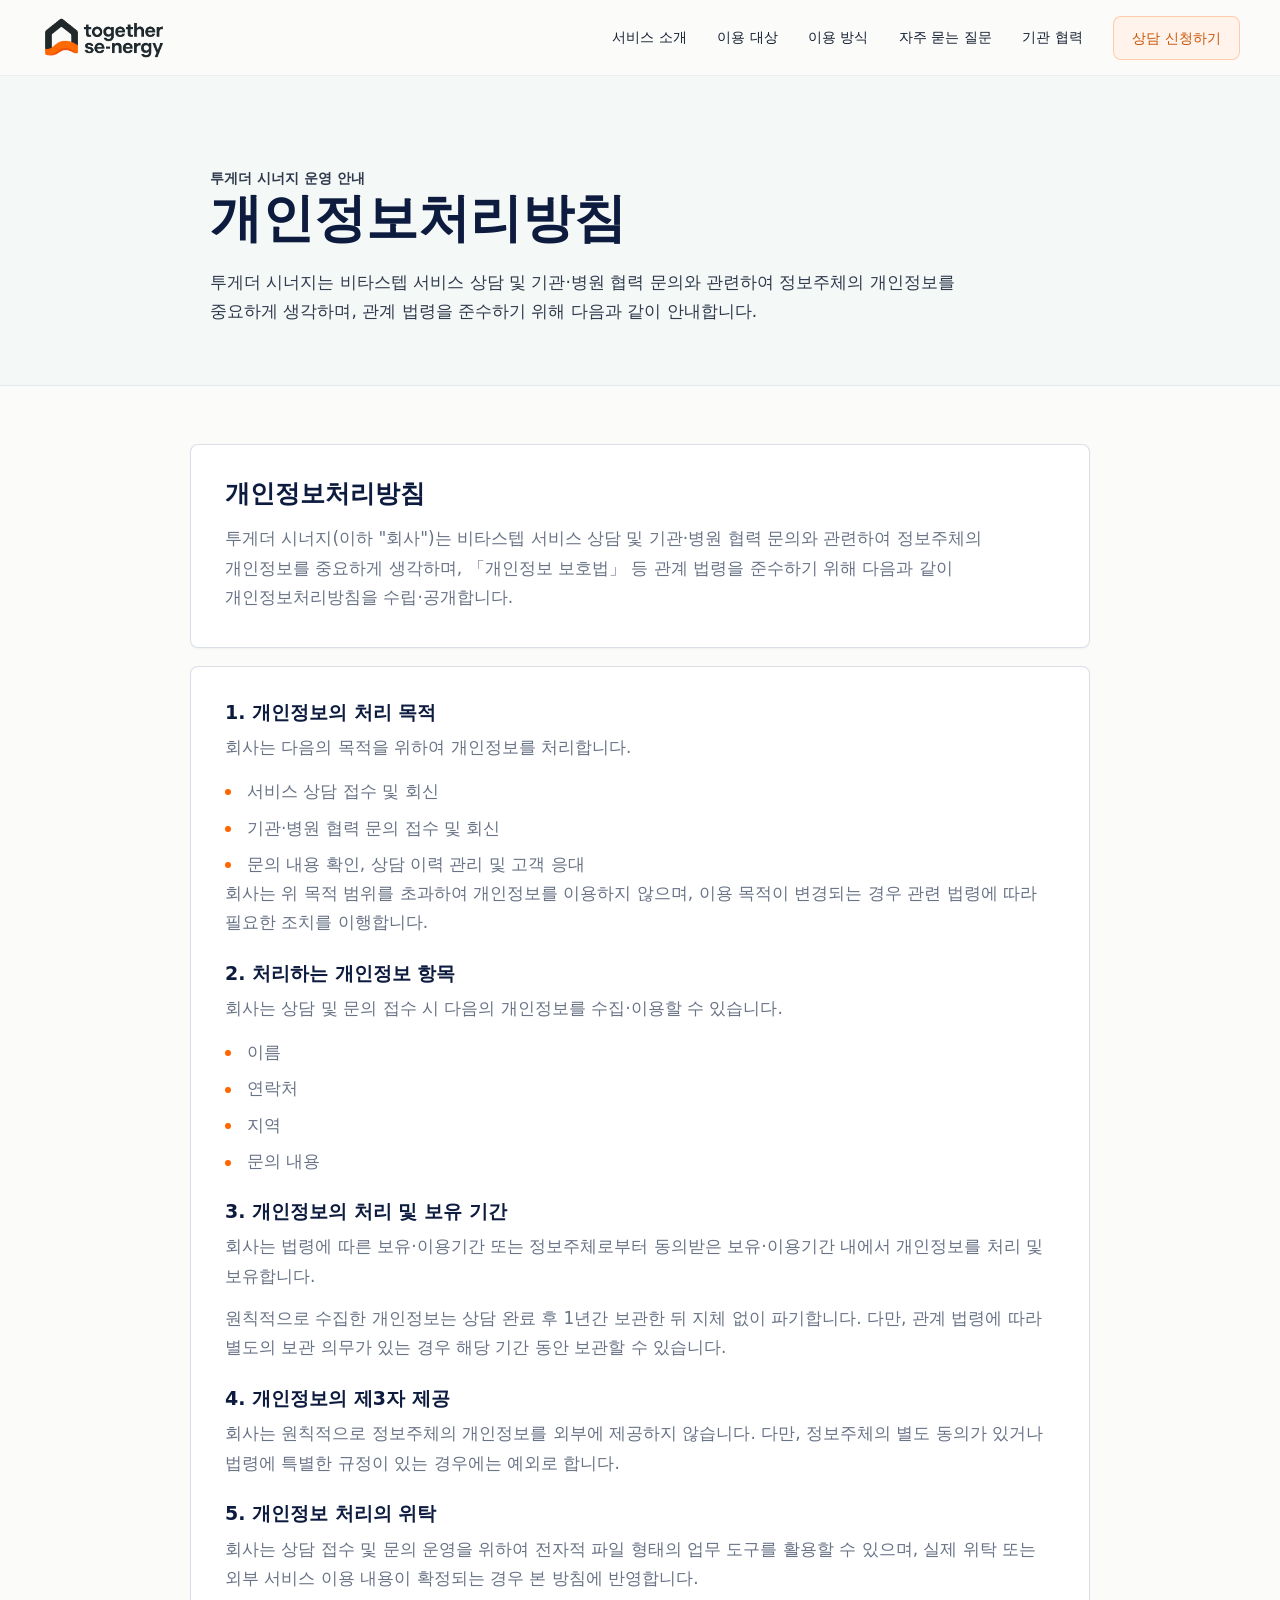
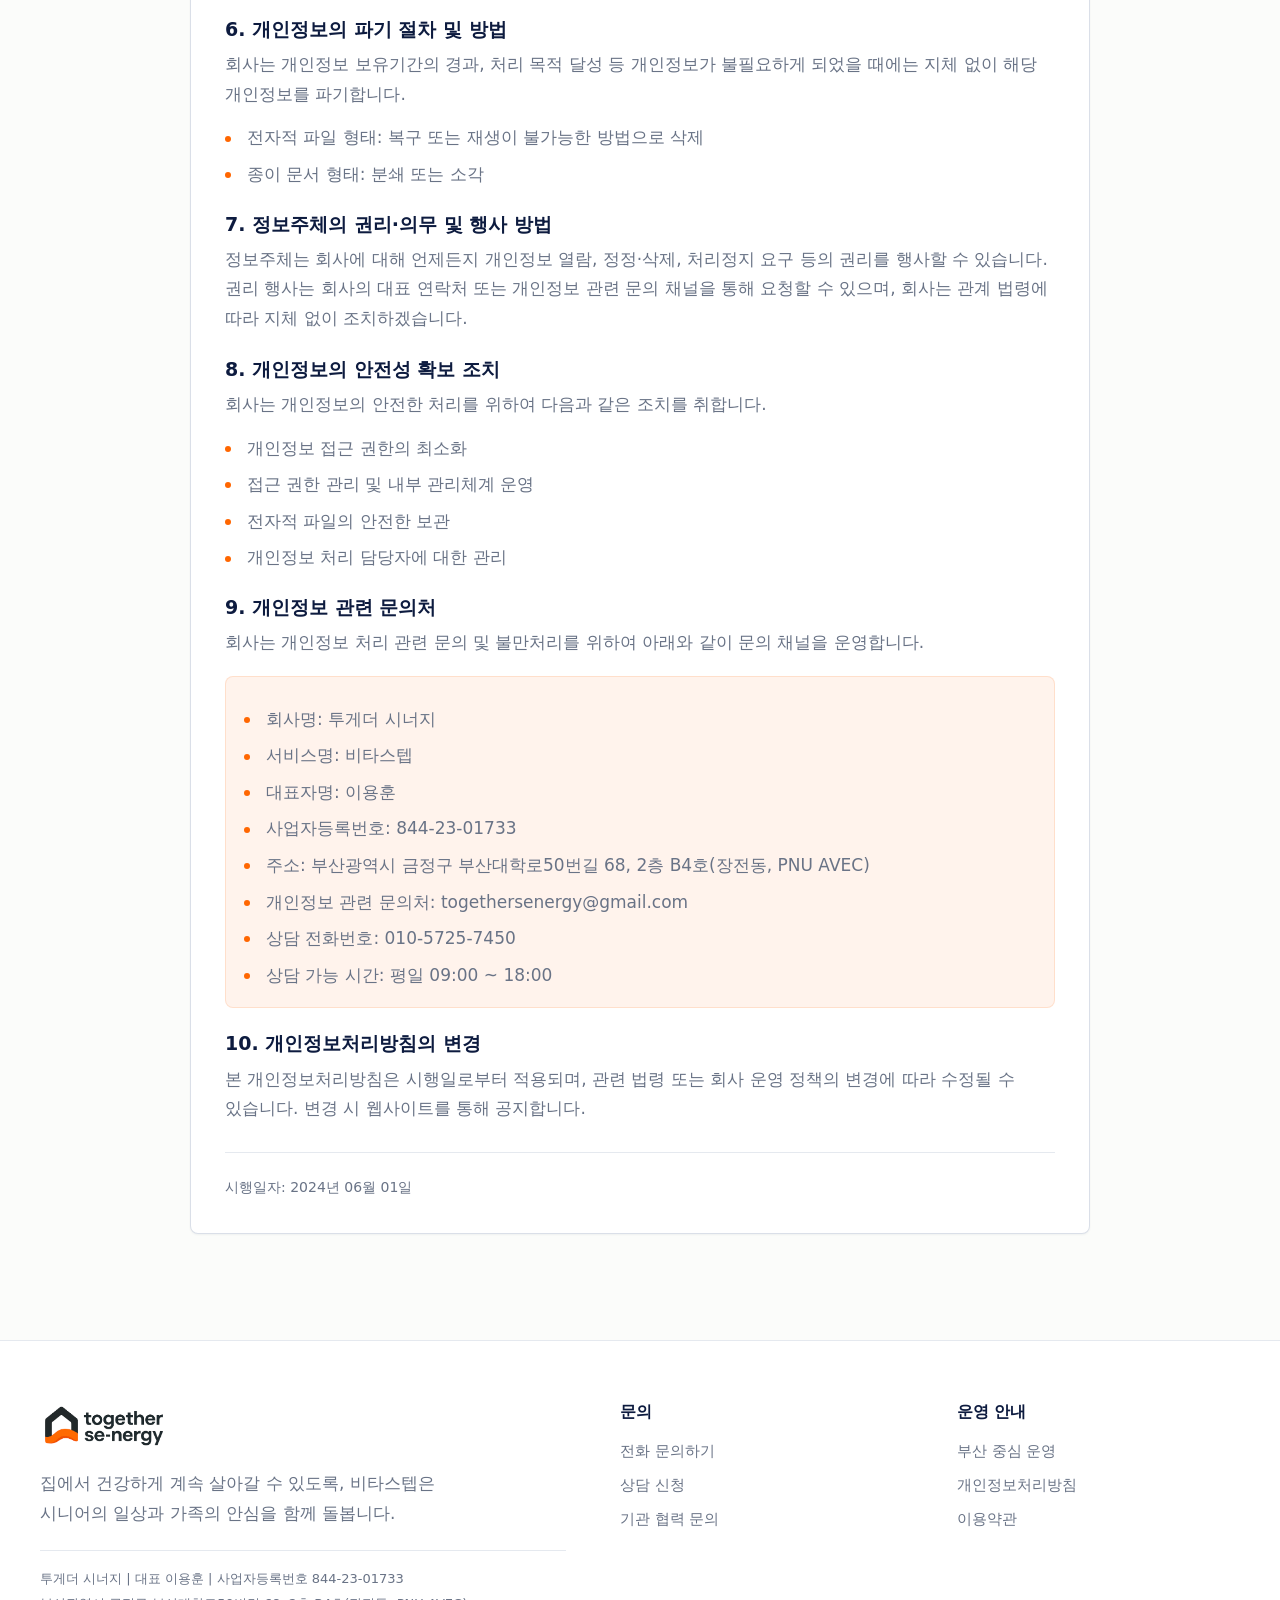
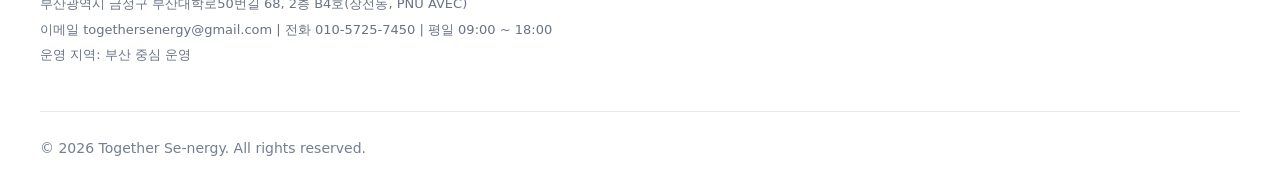
<file: privacy.html>
<!doctype html>
<html lang="ko">
  <head>
    <meta charset="utf-8">
    <meta name="viewport" content="width=device-width, initial-scale=1">
    <title>개인정보처리방침 | 투게더시너지 - 비타스텝</title>
    <meta
      name="description"
      content="비타스텝 서비스 상담 및 기관·병원 협력 문의와 관련한 개인정보처리방침입니다."
    >
    <meta name="theme-color" content="#ffffff">
    <link rel="icon" type="image/png" href="assets/logo-icon.png">
    <link rel="stylesheet" href="styles.css">
  </head>
  <body>
    <header class="site-header" data-site-header>
      <a class="brand" href="index.html#top" aria-label="비타스텝 홈">
        <img src="assets/logo-main.png" alt="Together Se-nergy" class="brand__logo">
      </a>

      <button class="nav-toggle" type="button" aria-controls="site-nav" aria-expanded="false" data-nav-toggle>
        <span class="nav-toggle__bar"></span>
        <span class="nav-toggle__bar"></span>
        <span class="nav-toggle__bar"></span>
        <span class="sr-only">메뉴 열기</span>
      </button>

      <nav class="site-nav" id="site-nav" data-site-nav>
        <a href="index.html#service">서비스 소개</a>
        <a href="index.html#fit">이용 대상</a>
        <a href="index.html#process">이용 방식</a>
        <a href="index.html#faq">자주 묻는 질문</a>
        <a href="index.html#partners">기관 협력</a>
        <a class="nav-cta" href="index.html#consult">상담 신청하기</a>
      </nav>
    </header>

    <main class="legal-main" id="top">
      <section class="legal-hero">
        <div class="container legal-hero__content reveal">
          <p class="eyebrow">투게더 시너지 운영 안내</p>
          <h1>개인정보처리방침</h1>
          <p>
            투게더 시너지는 비타스텝 서비스 상담 및 기관·병원 협력 문의와 관련하여
            정보주체의 개인정보를 중요하게 생각하며, 관계 법령을 준수하기 위해 다음과 같이 안내합니다.
          </p>
        </div>
      </section>

      <section class="legal-content">
        <div class="container legal-shell">
          <article class="legal-card reveal">
            <h2>개인정보처리방침</h2>
            <p>
              투게더 시너지(이하 "회사")는 비타스텝 서비스 상담 및 기관·병원 협력 문의와 관련하여
              정보주체의 개인정보를 중요하게 생각하며, 「개인정보 보호법」 등 관계 법령을 준수하기 위해
              다음과 같이 개인정보처리방침을 수립·공개합니다.
            </p>
          </article>

          <article class="legal-card reveal">
            <h3>1. 개인정보의 처리 목적</h3>
            <p>회사는 다음의 목적을 위하여 개인정보를 처리합니다.</p>
            <ul>
              <li>서비스 상담 접수 및 회신</li>
              <li>기관·병원 협력 문의 접수 및 회신</li>
              <li>문의 내용 확인, 상담 이력 관리 및 고객 응대</li>
            </ul>
            <p>
              회사는 위 목적 범위를 초과하여 개인정보를 이용하지 않으며, 이용 목적이 변경되는 경우
              관련 법령에 따라 필요한 조치를 이행합니다.
            </p>

            <h3>2. 처리하는 개인정보 항목</h3>
            <p>회사는 상담 및 문의 접수 시 다음의 개인정보를 수집·이용할 수 있습니다.</p>
            <ul>
              <li>이름</li>
              <li>연락처</li>
              <li>지역</li>
              <li>문의 내용</li>
            </ul>

            <h3>3. 개인정보의 처리 및 보유 기간</h3>
            <p>
              회사는 법령에 따른 보유·이용기간 또는 정보주체로부터 동의받은 보유·이용기간 내에서
              개인정보를 처리 및 보유합니다.
            </p>
            <p>
              원칙적으로 수집한 개인정보는 상담 완료 후 1년간 보관한 뒤 지체 없이 파기합니다.
              다만, 관계 법령에 따라 별도의 보관 의무가 있는 경우 해당 기간 동안 보관할 수 있습니다.
            </p>

            <h3>4. 개인정보의 제3자 제공</h3>
            <p>
              회사는 원칙적으로 정보주체의 개인정보를 외부에 제공하지 않습니다. 다만, 정보주체의 별도 동의가
              있거나 법령에 특별한 규정이 있는 경우에는 예외로 합니다.
            </p>

            <h3>5. 개인정보 처리의 위탁</h3>
            <p>
              회사는 상담 접수 및 문의 운영을 위하여 전자적 파일 형태의 업무 도구를 활용할 수 있으며,
              실제 위탁 또는 외부 서비스 이용 내용이 확정되는 경우 본 방침에 반영합니다.
            </p>

            <h3>6. 개인정보의 파기 절차 및 방법</h3>
            <p>
              회사는 개인정보 보유기간의 경과, 처리 목적 달성 등 개인정보가 불필요하게 되었을 때에는
              지체 없이 해당 개인정보를 파기합니다.
            </p>
            <ul>
              <li>전자적 파일 형태: 복구 또는 재생이 불가능한 방법으로 삭제</li>
              <li>종이 문서 형태: 분쇄 또는 소각</li>
            </ul>

            <h3>7. 정보주체의 권리·의무 및 행사 방법</h3>
            <p>
              정보주체는 회사에 대해 언제든지 개인정보 열람, 정정·삭제, 처리정지 요구 등의 권리를 행사할 수 있습니다.
              권리 행사는 회사의 대표 연락처 또는 개인정보 관련 문의 채널을 통해 요청할 수 있으며,
              회사는 관계 법령에 따라 지체 없이 조치하겠습니다.
            </p>

            <h3>8. 개인정보의 안전성 확보 조치</h3>
            <p>회사는 개인정보의 안전한 처리를 위하여 다음과 같은 조치를 취합니다.</p>
            <ul>
              <li>개인정보 접근 권한의 최소화</li>
              <li>접근 권한 관리 및 내부 관리체계 운영</li>
              <li>전자적 파일의 안전한 보관</li>
              <li>개인정보 처리 담당자에 대한 관리</li>
            </ul>

            <h3>9. 개인정보 관련 문의처</h3>
            <p>
              회사는 개인정보 처리 관련 문의 및 불만처리를 위하여 아래와 같이 문의 채널을 운영합니다.
            </p>
            <div class="legal-info">
              <ul>
                <li>회사명: 투게더 시너지</li>
                <li>서비스명: 비타스텝</li>
                <li>대표자명: 이용훈</li>
                <li>사업자등록번호: 844-23-01733</li>
                <li>주소: 부산광역시 금정구 부산대학로50번길 68, 2층 B4호(장전동, PNU AVEC)</li>
                <li>개인정보 관련 문의처: togethersenergy@gmail.com</li>
                <li>상담 전화번호: 010-5725-7450</li>
                <li>상담 가능 시간: 평일 09:00 ~ 18:00</li>
              </ul>
            </div>

            <h3>10. 개인정보처리방침의 변경</h3>
            <p>
              본 개인정보처리방침은 시행일로부터 적용되며, 관련 법령 또는 회사 운영 정책의 변경에 따라
              수정될 수 있습니다. 변경 시 웹사이트를 통해 공지합니다.
            </p>
            <div class="legal-meta">
              <span>시행일자: 2024년 06월 01일</span>
            </div>
          </article>
        </div>
      </section>
    </main>

    <footer class="site-footer">
      <div class="container footer__grid">
        <div>
          <a class="brand brand--footer" href="index.html#top" aria-label="비타스텝 홈">
            <img src="assets/logo-main.png" alt="Together Se-nergy" class="brand__logo">
          </a>
          <p class="footer__description">
            집에서 건강하게 계속 살아갈 수 있도록,
            비타스텝은 시니어의 일상과 가족의 안심을 함께 돌봅니다.
          </p>
          <div class="footer__business">
            <p>투게더 시너지 | 대표 이용훈 | 사업자등록번호 844-23-01733</p>
            <p>부산광역시 금정구 부산대학로50번길 68, 2층 B4호(장전동, PNU AVEC)</p>
            <p>이메일 togethersenergy@gmail.com | 전화 010-5725-7450 | 평일 09:00 ~ 18:00</p>
            <p>운영 지역: 부산 중심 운영</p>
          </div>
        </div>
        <div class="footer__links">
          <h2>문의</h2>
          <a href="tel:010-5725-7450">전화 문의하기</a>
          <a href="index.html#consult">상담 신청</a>
          <a href="index.html#partners">기관 협력 문의</a>
        </div>
        <div class="footer__links">
          <h2>운영 안내</h2>
          <p>부산 중심 운영</p>
          <a href="privacy.html">개인정보처리방침</a>
          <a href="terms.html">이용약관</a>
        </div>
      </div>
      <div class="container footer__bottom">
        <p>© <span data-current-year>2026</span> Together Se-nergy. All rights reserved.</p>
      </div>
    </footer>

    <script src="script.js" defer></script>
  </body>
</html>
</file>
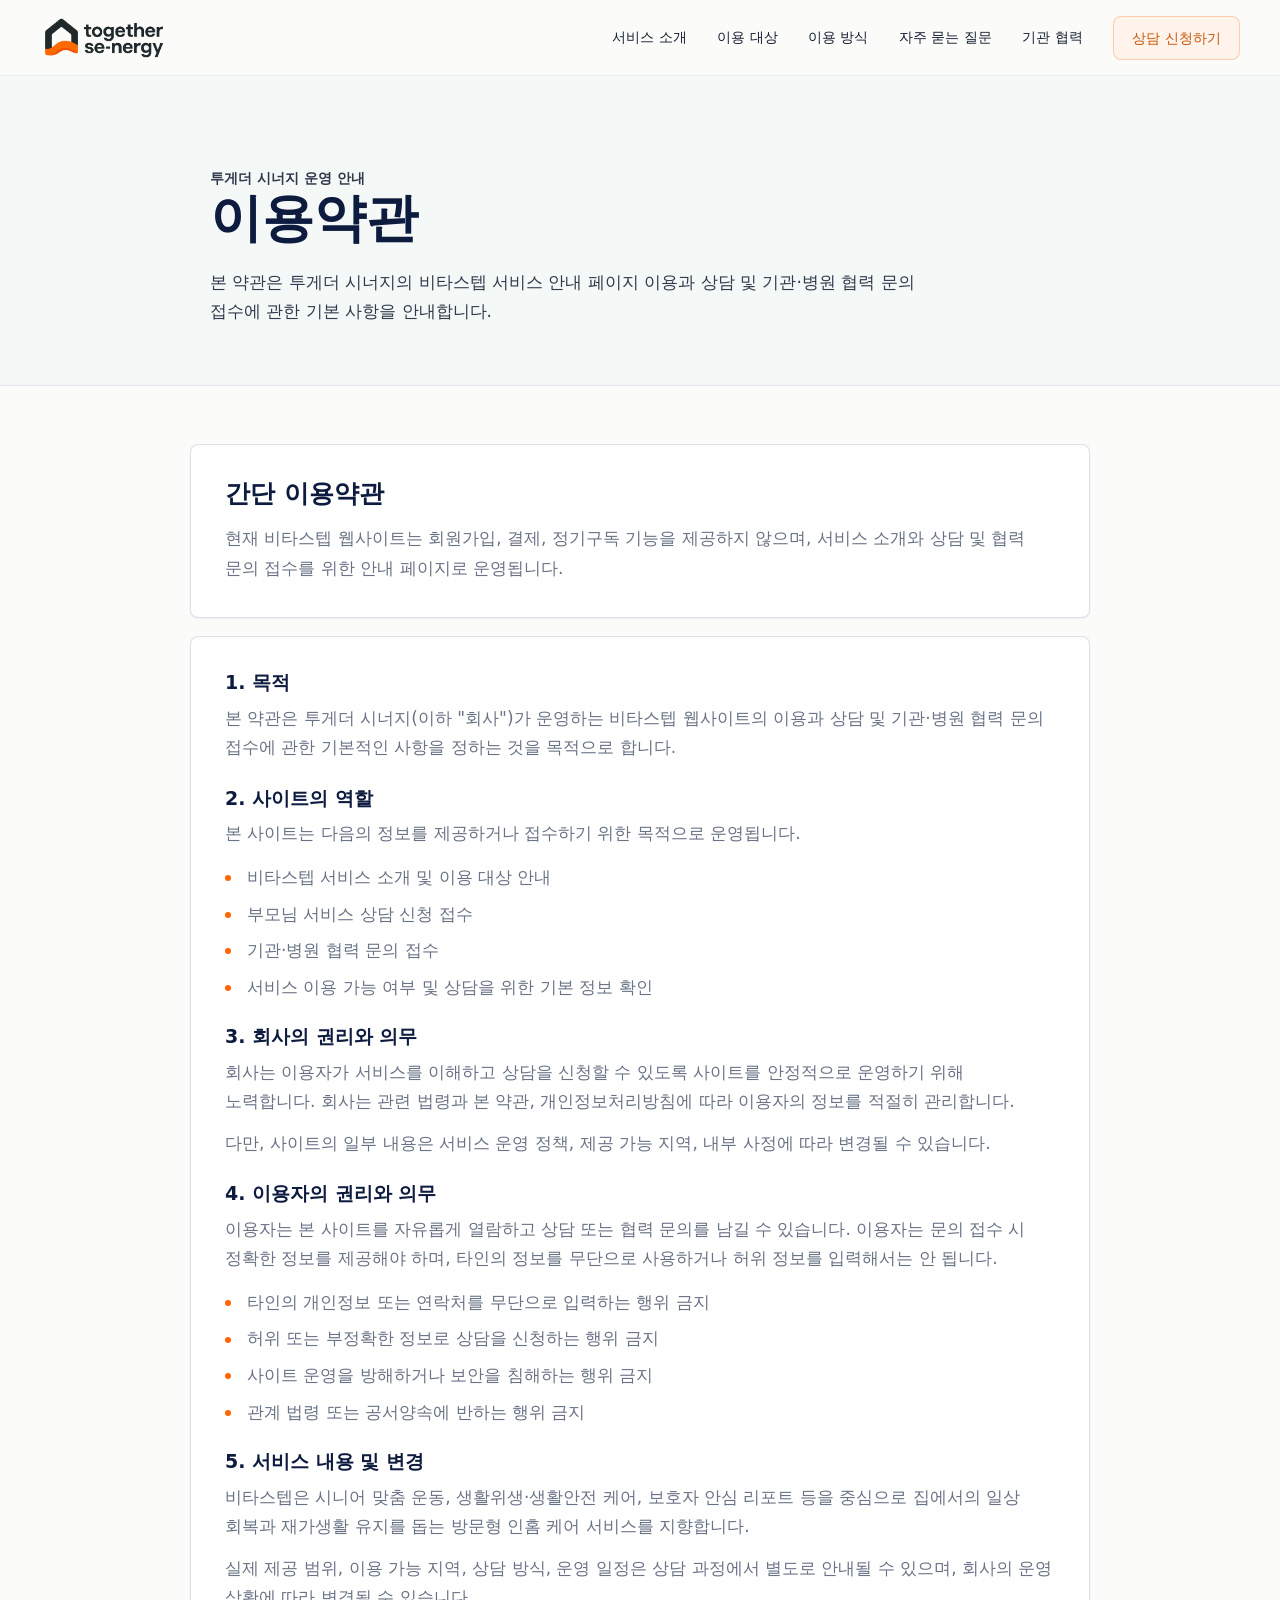
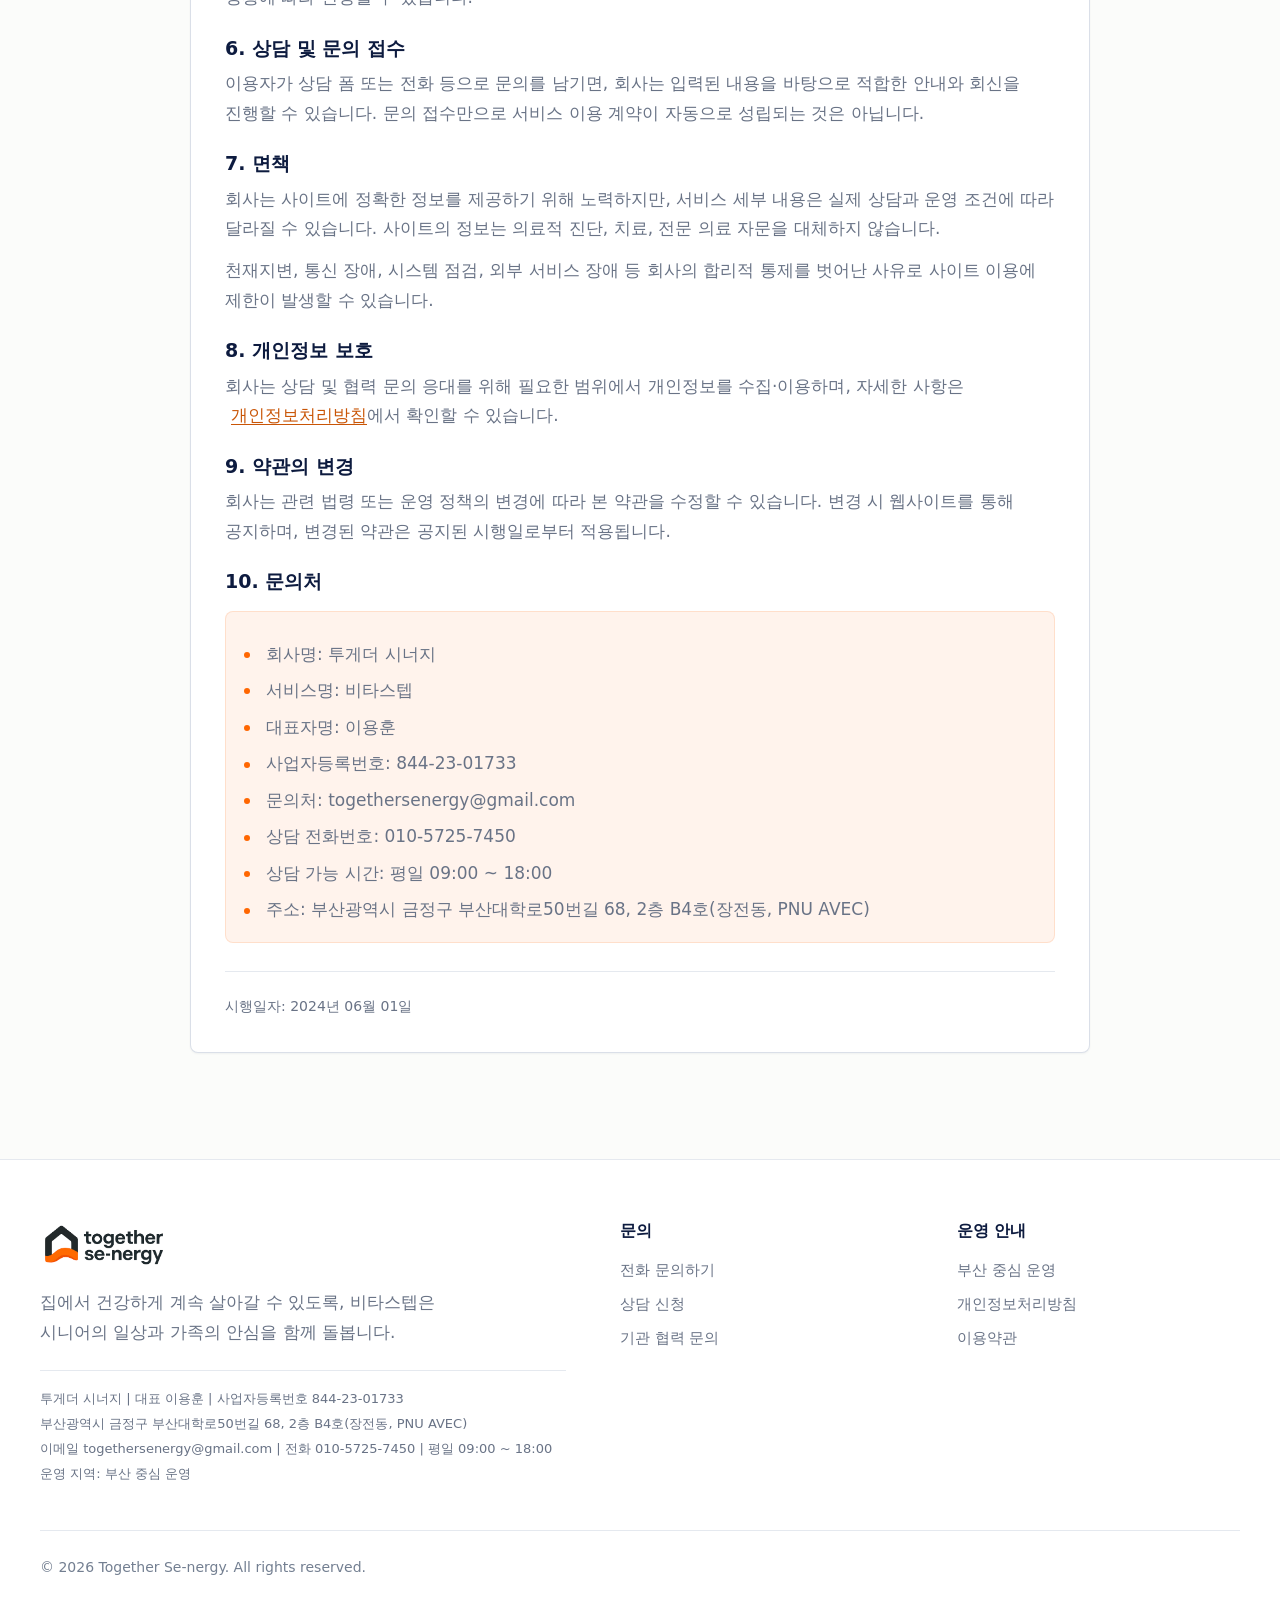
<file: terms.html>
<!doctype html>
<html lang="ko">
  <head>
    <meta charset="utf-8">
    <meta name="viewport" content="width=device-width, initial-scale=1">
    <title>이용약관 | 투게더 시너지 - 비타스텝</title>
    <meta
      name="description"
      content="비타스텝 사이트 이용과 서비스 상담 및 기관·병원 협력 문의 접수에 관한 기본 이용약관입니다."
    >
    <meta name="theme-color" content="#ffffff">
    <link rel="icon" type="image/png" href="assets/logo-icon.png">
    <link rel="stylesheet" href="styles.css">
  </head>
  <body>
    <header class="site-header" data-site-header>
      <a class="brand" href="index.html#top" aria-label="비타스텝 홈">
        <img src="assets/logo-main.png" alt="Together Se-nergy" class="brand__logo">
      </a>

      <button class="nav-toggle" type="button" aria-controls="site-nav" aria-expanded="false" data-nav-toggle>
        <span class="nav-toggle__bar"></span>
        <span class="nav-toggle__bar"></span>
        <span class="nav-toggle__bar"></span>
        <span class="sr-only">메뉴 열기</span>
      </button>

      <nav class="site-nav" id="site-nav" data-site-nav>
        <a href="index.html#service">서비스 소개</a>
        <a href="index.html#fit">이용 대상</a>
        <a href="index.html#process">이용 방식</a>
        <a href="index.html#faq">자주 묻는 질문</a>
        <a href="index.html#partners">기관 협력</a>
        <a class="nav-cta" href="index.html#consult">상담 신청하기</a>
      </nav>
    </header>

    <main class="legal-main" id="top">
      <section class="legal-hero">
        <div class="container legal-hero__content reveal">
          <p class="eyebrow">투게더 시너지 운영 안내</p>
          <h1>이용약관</h1>
          <p>
            본 약관은 투게더 시너지의 비타스텝 서비스 안내 페이지 이용과 상담 및 기관·병원 협력 문의 접수에 관한
            기본 사항을 안내합니다.
          </p>
        </div>
      </section>

      <section class="legal-content">
        <div class="container legal-shell">
          <article class="legal-card reveal">
            <h2>간단 이용약관</h2>
            <p>
              현재 비타스텝 웹사이트는 회원가입, 결제, 정기구독 기능을 제공하지 않으며,
              서비스 소개와 상담 및 협력 문의 접수를 위한 안내 페이지로 운영됩니다.
            </p>
          </article>

          <article class="legal-card reveal">
            <h3>1. 목적</h3>
            <p>
              본 약관은 투게더 시너지(이하 "회사")가 운영하는 비타스텝 웹사이트의 이용과
              상담 및 기관·병원 협력 문의 접수에 관한 기본적인 사항을 정하는 것을 목적으로 합니다.
            </p>

            <h3>2. 사이트의 역할</h3>
            <p>본 사이트는 다음의 정보를 제공하거나 접수하기 위한 목적으로 운영됩니다.</p>
            <ul>
              <li>비타스텝 서비스 소개 및 이용 대상 안내</li>
              <li>부모님 서비스 상담 신청 접수</li>
              <li>기관·병원 협력 문의 접수</li>
              <li>서비스 이용 가능 여부 및 상담을 위한 기본 정보 확인</li>
            </ul>

            <h3>3. 회사의 권리와 의무</h3>
            <p>
              회사는 이용자가 서비스를 이해하고 상담을 신청할 수 있도록 사이트를 안정적으로 운영하기 위해 노력합니다.
              회사는 관련 법령과 본 약관, 개인정보처리방침에 따라 이용자의 정보를 적절히 관리합니다.
            </p>
            <p>
              다만, 사이트의 일부 내용은 서비스 운영 정책, 제공 가능 지역, 내부 사정에 따라 변경될 수 있습니다.
            </p>

            <h3>4. 이용자의 권리와 의무</h3>
            <p>
              이용자는 본 사이트를 자유롭게 열람하고 상담 또는 협력 문의를 남길 수 있습니다.
              이용자는 문의 접수 시 정확한 정보를 제공해야 하며, 타인의 정보를 무단으로 사용하거나
              허위 정보를 입력해서는 안 됩니다.
            </p>
            <ul>
              <li>타인의 개인정보 또는 연락처를 무단으로 입력하는 행위 금지</li>
              <li>허위 또는 부정확한 정보로 상담을 신청하는 행위 금지</li>
              <li>사이트 운영을 방해하거나 보안을 침해하는 행위 금지</li>
              <li>관계 법령 또는 공서양속에 반하는 행위 금지</li>
            </ul>

            <h3>5. 서비스 내용 및 변경</h3>
            <p>
              비타스텝은 시니어 맞춤 운동, 생활위생·생활안전 케어, 보호자 안심 리포트 등을 중심으로
              집에서의 일상 회복과 재가생활 유지를 돕는 방문형 인홈 케어 서비스를 지향합니다.
            </p>
            <p>
              실제 제공 범위, 이용 가능 지역, 상담 방식, 운영 일정은 상담 과정에서 별도로 안내될 수 있으며,
              회사의 운영 상황에 따라 변경될 수 있습니다.
            </p>

            <h3>6. 상담 및 문의 접수</h3>
            <p>
              이용자가 상담 폼 또는 전화 등으로 문의를 남기면, 회사는 입력된 내용을 바탕으로 적합한 안내와 회신을
              진행할 수 있습니다. 문의 접수만으로 서비스 이용 계약이 자동으로 성립되는 것은 아닙니다.
            </p>

            <h3>7. 면책</h3>
            <p>
              회사는 사이트에 정확한 정보를 제공하기 위해 노력하지만, 서비스 세부 내용은 실제 상담과 운영 조건에 따라
              달라질 수 있습니다. 사이트의 정보는 의료적 진단, 치료, 전문 의료 자문을 대체하지 않습니다.
            </p>
            <p>
              천재지변, 통신 장애, 시스템 점검, 외부 서비스 장애 등 회사의 합리적 통제를 벗어난 사유로
              사이트 이용에 제한이 발생할 수 있습니다.
            </p>

            <h3>8. 개인정보 보호</h3>
            <p>
              회사는 상담 및 협력 문의 응대를 위해 필요한 범위에서 개인정보를 수집·이용하며,
              자세한 사항은 <a href="privacy.html" class="inline-link">개인정보처리방침</a>에서 확인할 수 있습니다.
            </p>

            <h3>9. 약관의 변경</h3>
            <p>
              회사는 관련 법령 또는 운영 정책의 변경에 따라 본 약관을 수정할 수 있습니다.
              변경 시 웹사이트를 통해 공지하며, 변경된 약관은 공지된 시행일로부터 적용됩니다.
            </p>

            <h3>10. 문의처</h3>
            <div class="legal-info">
              <ul>
                <li>회사명: 투게더 시너지</li>
                <li>서비스명: 비타스텝</li>
                <li>대표자명: 이용훈</li>
                <li>사업자등록번호: 844-23-01733</li>
                <li>문의처: togethersenergy@gmail.com</li>
                <li>상담 전화번호: 010-5725-7450</li>
                <li>상담 가능 시간: 평일 09:00 ~ 18:00</li>
                <li>주소: 부산광역시 금정구 부산대학로50번길 68, 2층 B4호(장전동, PNU AVEC)</li>
              </ul>
            </div>

            <div class="legal-meta">
              <span>시행일자: 2024년 06월 01일</span>
            </div>
          </article>
        </div>
      </section>
    </main>

    <footer class="site-footer">
      <div class="container footer__grid">
        <div>
          <a class="brand brand--footer" href="index.html#top" aria-label="비타스텝 홈">
            <img src="assets/logo-main.png" alt="Together Se-nergy" class="brand__logo">
          </a>
          <p class="footer__description">
            집에서 건강하게 계속 살아갈 수 있도록,
            비타스텝은 시니어의 일상과 가족의 안심을 함께 돌봅니다.
          </p>
          <div class="footer__business">
            <p>투게더 시너지 | 대표 이용훈 | 사업자등록번호 844-23-01733</p>
            <p>부산광역시 금정구 부산대학로50번길 68, 2층 B4호(장전동, PNU AVEC)</p>
            <p>이메일 togethersenergy@gmail.com | 전화 010-5725-7450 | 평일 09:00 ~ 18:00</p>
            <p>운영 지역: 부산 중심 운영</p>
          </div>
        </div>
        <div class="footer__links">
          <h2>문의</h2>
          <a href="tel:010-5725-7450">전화 문의하기</a>
          <a href="index.html#consult">상담 신청</a>
          <a href="index.html#partners">기관 협력 문의</a>
        </div>
        <div class="footer__links">
          <h2>운영 안내</h2>
          <p>부산 중심 운영</p>
          <a href="privacy.html">개인정보처리방침</a>
          <a href="terms.html">이용약관</a>
        </div>
      </div>
      <div class="container footer__bottom">
        <p>© <span data-current-year>2026</span> Together Se-nergy. All rights reserved.</p>
      </div>
    </footer>

    <script src="script.js" defer></script>
  </body>
</html>
</file>
<file: styles.css>
:root {
  --accent: #ff6600;
  --accent-deep: #c95506;
  --accent-soft: #fff3ec;
  --ink: #172033;
  --heading: #0d1b3f;
  --body: #303a4d;
  --muted: #697386;
  --line: #e5e9ef;
  --line-strong: #d7dde6;
  --paper: #ffffff;
  --canvas: #fbfcfa;
  --mist: #f4f8f6;
  --blue-mist: #f2f6fa;
  --sage: #edf6f1;
  --peach: #fff7f2;
  --soft-shadow: 0 1px 2px rgba(23, 32, 51, 0.05);
  --lift-shadow: 0 14px 34px rgba(23, 32, 51, 0.08);
  --max-width: 1200px;
  --radius: 8px;
  --header-height: 76px;
}

* {
  box-sizing: border-box;
}

html {
  scroll-behavior: smooth;
  scroll-padding-top: calc(var(--header-height) + 18px);
}

body {
  margin: 0;
  background: var(--canvas);
  color: var(--body);
  font-family:
    "Pretendard Variable",
    Pretendard,
    SUIT,
    "Noto Sans KR",
    system-ui,
    -apple-system,
    BlinkMacSystemFont,
    "Segoe UI",
    sans-serif;
  font-size: 17px;
  line-height: 1.74;
  letter-spacing: 0;
  word-break: keep-all;
  overflow-wrap: break-word;
  text-rendering: optimizeLegibility;
}

body.nav-open {
  overflow: hidden;
}

img {
  display: block;
  max-width: 100%;
  height: auto;
}

a {
  color: inherit;
  text-decoration: none;
}

button,
input,
select,
textarea {
  font: inherit;
  letter-spacing: 0;
}

button {
  cursor: pointer;
}

:focus-visible {
  outline: 3px solid rgba(255, 102, 0, 0.32);
  outline-offset: 4px;
}

.sr-only {
  position: absolute;
  width: 1px;
  height: 1px;
  padding: 0;
  margin: -1px;
  overflow: hidden;
  clip: rect(0, 0, 0, 0);
  white-space: nowrap;
  border: 0;
}

.container {
  width: min(100% - 56px, var(--max-width));
  margin: 0 auto;
}

.section {
  padding: 118px 0;
}

.section-heading {
  max-width: 740px;
  margin-bottom: 52px;
}

.section-heading--wide {
  max-width: 920px;
}

.eyebrow {
  margin: 0 0 14px;
  color: var(--accent-deep);
  font-size: 14px;
  font-weight: 650;
  line-height: 1.45;
}

h1,
h2,
h3,
p {
  margin-top: 0;
}

h1,
h2,
h3 {
  color: var(--heading);
  line-height: 1.18;
  letter-spacing: 0;
}

h1 {
  max-width: 760px;
  margin-bottom: 26px;
  font-size: 64px;
  font-weight: 690;
}

h2 {
  margin-bottom: 20px;
  font-size: 42px;
  font-weight: 660;
}

h3 {
  margin-bottom: 12px;
  font-size: 23px;
  font-weight: 630;
}

p {
  color: var(--muted);
}

.button {
  position: relative;
  display: inline-flex;
  min-height: 54px;
  align-items: center;
  justify-content: center;
  gap: 10px;
  border: 1px solid transparent;
  border-radius: var(--radius);
  padding: 15px 23px;
  font-size: 15px;
  font-weight: 650;
  line-height: 1.2;
  transition:
    transform 220ms ease,
    box-shadow 220ms ease,
    background-color 220ms ease,
    border-color 220ms ease,
    color 220ms ease;
}

.button::after {
  width: 7px;
  height: 7px;
  border-top: 1.5px solid currentColor;
  border-right: 1.5px solid currentColor;
  content: "";
  transform: translateY(-1px) rotate(45deg);
  transition: transform 220ms ease;
}

.button:hover {
  transform: translateY(-2px);
}

.button:hover::after {
  transform: translate(3px, -1px) rotate(45deg);
}

.button--primary {
  background: var(--accent);
  color: var(--paper);
  box-shadow: 0 10px 22px rgba(255, 102, 0, 0.16);
}

.button--primary:hover {
  background: #ed6104;
  box-shadow: 0 14px 28px rgba(255, 102, 0, 0.18);
}

.button--secondary {
  background: var(--paper);
  color: var(--heading);
  border-color: var(--line);
  box-shadow: var(--soft-shadow);
}

.button--secondary:hover {
  border-color: var(--line-strong);
  box-shadow: var(--lift-shadow);
}

.button--ghost {
  background: transparent;
  color: var(--heading);
  border-color: rgba(13, 27, 63, 0.18);
}

.button--ghost:hover {
  background: var(--paper);
  border-color: rgba(13, 27, 63, 0.26);
}

.site-header {
  position: sticky;
  top: 0;
  z-index: 50;
  display: flex;
  min-height: var(--header-height);
  align-items: center;
  justify-content: space-between;
  padding: 14px max(28px, calc((100vw - var(--max-width)) / 2));
  background: rgba(251, 252, 250, 0.86);
  border-bottom: 1px solid rgba(229, 233, 239, 0.72);
  backdrop-filter: blur(18px);
  transition: min-height 220ms ease, box-shadow 220ms ease, background-color 220ms ease;
}

.site-header.is-scrolled {
  min-height: 66px;
  background: rgba(255, 255, 255, 0.93);
  box-shadow: 0 10px 26px rgba(23, 32, 51, 0.05);
}

.brand {
  display: inline-flex;
  align-items: center;
  min-width: 0;
}

.brand__logo {
  width: 168px;
  height: 46px;
  object-fit: contain;
  object-position: left center;
}

.site-nav {
  display: flex;
  align-items: center;
  gap: 30px;
  color: var(--ink);
  font-size: 14px;
  font-weight: 560;
}

.site-nav a {
  position: relative;
  padding: 4px 0;
  transition: color 180ms ease;
}

.site-nav a::after {
  position: absolute;
  right: 0;
  bottom: -5px;
  left: 0;
  height: 1px;
  background: currentColor;
  content: "";
  opacity: 0;
  transform: scaleX(0.2);
  transform-origin: center;
  transition: opacity 180ms ease, transform 180ms ease;
}

.site-nav a:hover {
  color: var(--accent-deep);
}

.site-nav a:hover::after {
  opacity: 1;
  transform: scaleX(1);
}

a.nav-cta {
  display: inline-flex;
  align-items: center;
  justify-content: center;
  min-height: 44px;
  padding: 0 18px;
  border: 1px solid rgba(255, 102, 0, 0.28);
  border-radius: var(--radius);
  background: var(--accent-soft);
  color: var(--accent-deep);
  line-height: 1;
}

.site-nav .nav-cta::after {
  display: none;
}

.site-nav .nav-cta:hover {
  background: var(--accent);
  color: var(--paper);
}

.nav-toggle {
  position: relative;
  display: none;
  width: 46px;
  height: 46px;
  align-items: center;
  justify-content: center;
  border: 1px solid var(--line);
  border-radius: var(--radius);
  background: var(--paper);
}

.nav-toggle__bar {
  position: absolute;
  width: 20px;
  height: 2px;
  background: var(--heading);
  transition: transform 180ms ease, opacity 180ms ease;
}

.nav-toggle__bar:nth-child(1) {
  transform: translateY(-7px);
}

.nav-toggle__bar:nth-child(3) {
  transform: translateY(7px);
}

.nav-open .nav-toggle__bar:nth-child(1) {
  transform: rotate(45deg);
}

.nav-open .nav-toggle__bar:nth-child(2) {
  opacity: 0;
}

.nav-open .nav-toggle__bar:nth-child(3) {
  transform: rotate(-45deg);
}

.hero {
  position: relative;
  min-height: min(820px, calc(86svh - var(--header-height)));
  display: grid;
  align-items: center;
  overflow: hidden;
  padding: 92px 0 104px;
  background: var(--canvas);
  isolation: isolate;
}

.hero::before {
  position: absolute;
  inset: 0;
  z-index: -1;
  background:
    linear-gradient(90deg, rgba(251, 252, 250, 0.88) 0%, rgba(251, 252, 250, 0.82) 42%, rgba(251, 252, 250, 0.46) 68%, rgba(251, 252, 250, 0.15) 100%),
    linear-gradient(180deg, rgba(251, 252, 250, 0) 72%, var(--canvas) 100%);
  content: "";
}

.hero__grid {
  display: grid;
  grid-template-columns: minmax(0, 0.72fr) minmax(0, 0.28fr);
  align-items: center;
}

.hero__content {
  position: relative;
  z-index: 2;
}

.hero__lead {
  max-width: 700px;
  margin-bottom: 32px;
  color: var(--body);
  font-size: 18px;
  line-height: 1.82;
}

.hero__actions,
.final-cta__actions {
  display: flex;
  flex-wrap: wrap;
  gap: 12px;
}

.micro-points {
  display: flex;
  flex-wrap: wrap;
  gap: 10px;
  margin: 28px 0 0;
  padding: 0;
  list-style: none;
}

.micro-points li {
  min-height: 36px;
  padding: 7px 12px;
  border: 1px solid rgba(201, 85, 6, 0.16);
  border-radius: var(--radius);
  background: rgba(255, 243, 236, 0.74);
  color: var(--heading);
  font-size: 14px;
  font-weight: 560;
}

.hero__media {
  position: absolute;
  inset: 0;
  z-index: -2;
  overflow: hidden;
}

.hero__media::after {
  position: absolute;
  inset: 0;
  background: linear-gradient(180deg, rgba(13, 27, 63, 0) 58%, rgba(13, 27, 63, 0.18) 100%);
  content: "";
  pointer-events: none;
}

.hero__media img {
  width: 100%;
  height: 100%;
  min-height: 620px;
  object-fit: cover;
  object-position: center;
}

.problem {
  background: var(--mist);
  border-top: 1px solid var(--line);
  border-bottom: 1px solid var(--line);
}

.problem-grid {
  display: grid;
  grid-template-columns: repeat(4, minmax(0, 1fr));
  gap: 16px;
}

.info-card,
.why-card,
.fit-card,
.scope-list,
details,
.service-card {
  border: 1px solid rgba(229, 233, 239, 0.92);
  border-radius: var(--radius);
  background: var(--paper);
  box-shadow: var(--soft-shadow);
  transition: transform 220ms ease, border-color 220ms ease, box-shadow 220ms ease;
}

.info-card:hover,
.why-card:hover,
.fit-card:hover,
.scope-list:hover,
.service-card:hover,
details:hover {
  transform: translateY(-3px);
  border-color: rgba(13, 27, 63, 0.16);
  box-shadow: var(--lift-shadow);
}

.info-card {
  min-height: 234px;
  padding: 28px;
}

.card-number {
  display: inline-flex;
  margin-bottom: 52px;
  color: var(--accent-deep);
  font-size: 13px;
  font-weight: 620;
}

.info-card h3 {
  font-size: 21px;
  font-weight: 620;
}

.info-card p {
  margin-bottom: 0;
}

.service {
  background: var(--canvas);
}

.service-grid {
  display: grid;
  grid-template-columns: repeat(2, minmax(0, 1fr));
  gap: 22px;
}

.service-card {
  overflow: hidden;
}

.service-card img {
  width: 100%;
  height: 330px;
  object-fit: cover;
  filter: saturate(0.96);
}

.service-card__body {
  padding: 34px;
}

.pill {
  display: inline-flex;
  margin-bottom: 16px;
  padding: 5px 10px;
  border: 1px solid rgba(255, 102, 0, 0.16);
  border-radius: var(--radius);
  background: var(--accent-soft);
  color: var(--accent-deep);
  font-size: 13px;
  font-weight: 560;
}

.check-list,
.x-list {
  display: grid;
  gap: 11px;
  margin: 22px 0 0;
  padding: 0;
  list-style: none;
}

.check-list li,
.x-list li {
  position: relative;
  padding-left: 26px;
  color: var(--body);
  line-height: 1.58;
}

.check-list li::before,
.x-list li::before {
  position: absolute;
  top: 0.68em;
  left: 0;
  width: 7px;
  height: 7px;
  border-radius: 50%;
  content: "";
}

.check-list li::before {
  background: var(--accent);
  box-shadow: 0 0 0 5px rgba(255, 102, 0, 0.1);
}

.x-list li::before {
  border: 1px solid #9ca6b5;
}

.notice {
  margin: 24px 0 0;
  color: var(--muted);
  font-size: 15px;
}

.process {
  background: var(--blue-mist);
}

.process__grid {
  display: grid;
  grid-template-columns: 0.88fr 1fr;
  align-items: center;
  gap: 70px;
}

.process__intro img {
  width: 100%;
  margin-top: 34px;
  border-radius: var(--radius);
  box-shadow: var(--soft-shadow);
  filter: saturate(0.96);
}

.step-list {
  display: grid;
  gap: 14px;
  margin: 0;
  padding: 0;
  list-style: none;
  counter-reset: step;
}

.step-list li {
  position: relative;
  min-height: 156px;
  padding: 30px 30px 30px 94px;
  border: 1px solid rgba(215, 221, 230, 0.9);
  border-radius: var(--radius);
  background: rgba(255, 255, 255, 0.82);
  counter-increment: step;
  transition: transform 220ms ease, background-color 220ms ease, border-color 220ms ease;
}

.step-list li:hover {
  transform: translateX(4px);
  background: var(--paper);
  border-color: rgba(13, 27, 63, 0.16);
}

.step-list li::before {
  position: absolute;
  top: 30px;
  left: 30px;
  display: grid;
  width: 38px;
  height: 38px;
  place-items: center;
  border: 1px solid rgba(255, 102, 0, 0.22);
  border-radius: var(--radius);
  background: var(--accent-soft);
  color: var(--accent-deep);
  content: counter(step);
  font-weight: 650;
}

.step-list span {
  display: inline-flex;
  margin-bottom: 6px;
  color: var(--accent-deep);
  font-size: 13px;
  font-weight: 560;
}

.step-list h3 {
  margin-bottom: 8px;
}

.step-list p {
  margin-bottom: 0;
}

.fit {
  background: var(--canvas);
}

.fit-grid {
  display: grid;
  grid-template-columns: repeat(4, minmax(0, 1fr));
  gap: 16px;
}

.fit-card {
  display: grid;
  min-height: 184px;
  align-content: start;
  gap: 28px;
  padding: 26px;
}

.fit-card span {
  width: 32px;
  height: 32px;
  border: 1px solid rgba(255, 102, 0, 0.18);
  border-radius: var(--radius);
  background: var(--accent-soft);
}

.fit-card span::after {
  display: block;
  width: 11px;
  height: 6px;
  margin: 10px auto 0;
  border-bottom: 2px solid var(--accent);
  border-left: 2px solid var(--accent);
  content: "";
  transform: rotate(-45deg);
}

.fit-card p {
  margin: 0;
  color: var(--heading);
  font-size: 18px;
  font-weight: 560;
  line-height: 1.56;
}

.fit-card--wide {
  grid-column: span 2;
}

.why {
  background: var(--sage);
  border-top: 1px solid var(--line);
  border-bottom: 1px solid var(--line);
}

.why__top {
  display: grid;
  grid-template-columns: 0.82fr 1fr;
  align-items: end;
  gap: 70px;
  margin-bottom: 48px;
}

.why__top p {
  margin-bottom: 0;
  color: var(--body);
}

.why-grid {
  display: grid;
  grid-template-columns: repeat(4, minmax(0, 1fr));
  gap: 16px;
}

.why-card {
  min-height: 278px;
  padding: 28px;
  background: rgba(255, 255, 255, 0.76);
}

.why-card h3 {
  font-size: 20px;
}

.why-card p {
  margin-bottom: 0;
}

.scope {
  background: var(--canvas);
}

.scope__grid {
  display: grid;
  grid-template-columns: 0.82fr 1.18fr;
  gap: 64px;
}

.scope-columns {
  display: grid;
  grid-template-columns: repeat(2, minmax(0, 1fr));
  gap: 16px;
}

.scope-list {
  padding: 30px;
}

.scope-list--muted {
  background: var(--blue-mist);
}

.vision {
  background: var(--peach);
  border-top: 1px solid rgba(255, 102, 0, 0.1);
  border-bottom: 1px solid rgba(255, 102, 0, 0.1);
}

.vision__grid {
  display: grid;
  grid-template-columns: minmax(0, 1fr) 430px;
  align-items: center;
  gap: 74px;
}

.vision__content {
  max-width: 740px;
}

.vision-list {
  border-top: 1px solid rgba(201, 85, 6, 0.16);
  border-bottom: 1px solid rgba(201, 85, 6, 0.16);
  padding: 30px 0;
}

.vision-list span {
  display: inline-flex;
  margin-bottom: 20px;
  color: var(--accent-deep);
  font-size: 14px;
  font-weight: 560;
}

.vision-list ul {
  display: grid;
  gap: 15px;
  margin: 0;
  padding: 0;
  list-style: none;
}

.vision-list li {
  color: var(--heading);
  font-size: 20px;
  font-weight: 560;
}

.partners {
  background: var(--canvas);
}

.partners__grid {
  display: grid;
  grid-template-columns: 0.92fr 1.08fr;
  align-items: center;
  gap: 70px;
}

.partners__media img {
  width: 100%;
  border-radius: var(--radius);
  box-shadow: var(--soft-shadow);
  filter: saturate(0.96);
}

.partners__content {
  max-width: 640px;
}

.partners__content .button {
  margin-top: 30px;
}

.faq {
  background: var(--blue-mist);
}

.faq__grid {
  display: grid;
  grid-template-columns: 0.78fr 1.22fr;
  gap: 72px;
}

.faq__intro {
  position: sticky;
  top: calc(var(--header-height) + 44px);
  align-self: start;
}

.faq-list {
  display: grid;
  gap: 12px;
}

details {
  overflow: hidden;
}

summary {
  position: relative;
  min-height: 68px;
  padding: 22px 62px 22px 24px;
  color: var(--heading);
  font-size: 18px;
  font-weight: 560;
  line-height: 1.48;
  cursor: pointer;
  list-style: none;
}

summary::-webkit-details-marker {
  display: none;
}

summary::after {
  position: absolute;
  top: 50%;
  right: 24px;
  width: 14px;
  height: 14px;
  border-right: 1.5px solid var(--accent);
  border-bottom: 1.5px solid var(--accent);
  content: "";
  transform: translateY(-62%) rotate(45deg);
  transition: transform 180ms ease;
}

details[open] summary::after {
  transform: translateY(-38%) rotate(225deg);
}

details p {
  margin: 0;
  padding: 0 24px 24px;
}

.final-cta {
  background: var(--sage);
}

.final-cta__grid {
  display: grid;
  grid-template-columns: minmax(0, 0.88fr) minmax(430px, 1fr);
  align-items: start;
  gap: 70px;
}

.final-cta__content img {
  width: 100%;
  margin-top: 38px;
  border-radius: var(--radius);
  box-shadow: var(--soft-shadow);
  filter: saturate(0.96);
}

.consult-form {
  display: grid;
  gap: 18px;
  padding: 34px;
  border: 1px solid rgba(215, 221, 230, 0.92);
  border-radius: var(--radius);
  background: var(--paper);
  box-shadow: 0 18px 44px rgba(23, 32, 51, 0.07);
}

.form-heading h3 {
  margin-bottom: 8px;
}

.form-heading p {
  margin-bottom: 0;
  font-size: 15px;
}

.form-row {
  display: grid;
  grid-template-columns: 1fr 1fr;
  gap: 14px;
}

label {
  display: grid;
  gap: 8px;
  color: var(--heading);
  font-size: 15px;
  font-weight: 560;
}

.field-hint {
  margin-top: -2px;
  color: var(--muted);
  font-size: 14px;
  font-weight: 450;
  line-height: 1.56;
}

input,
select,
textarea {
  width: 100%;
  border: 1px solid var(--line);
  border-radius: var(--radius);
  background: #fff;
  color: var(--ink);
  font-size: 16px;
  transition: border-color 180ms ease, box-shadow 180ms ease;
}

input:focus,
select:focus,
textarea:focus {
  border-color: rgba(255, 102, 0, 0.42);
  box-shadow: 0 0 0 4px rgba(255, 102, 0, 0.08);
  outline: none;
}

input,
select {
  height: 54px;
  min-height: 54px;
  padding: 0 14px;
}

select {
  appearance: none;
  -webkit-appearance: none;
  background-image: url("data:image/svg+xml,%3Csvg xmlns='http://www.w3.org/2000/svg' fill='none' viewBox='0 0 24 24' stroke='%23697386'%3E%3Cpath stroke-linecap='round' stroke-linejoin='round' stroke-width='2' d='M19 9l-7 7-7-7'/%3E%3C/svg%3E");
  background-repeat: no-repeat;
  background-position: right 14px center;
  background-size: 16px;
  padding: 0 38px 0 14px;
  line-height: 54px;
}

textarea {
  min-height: 136px;
  padding: 14px;
  resize: vertical;
}

input::placeholder,
textarea::placeholder {
  color: #9aa3b2;
}

.partner-field {
  padding: 16px;
  border: 1px solid rgba(255, 102, 0, 0.14);
  border-radius: var(--radius);
  background: var(--accent-soft);
}

.partner-field[hidden] {
  display: none;
}

.agreement {
  grid-template-columns: 18px 1fr;
  align-items: start;
  gap: 10px;
  color: var(--muted);
  font-size: 14px;
  font-weight: 450;
  line-height: 1.5;
}

.agreement input {
  width: 18px;
  height: 18px;
  min-height: 18px;
  margin-top: 2px;
  accent-color: var(--accent);
}

.privacy-consent-note {
  display: grid;
  gap: 10px;
  padding: 18px;
  border: 1px solid rgba(215, 221, 230, 0.86);
  border-radius: var(--radius);
  background: var(--blue-mist);
}

.privacy-consent-note h4 {
  margin: 0;
  color: var(--heading);
  font-size: 15px;
  font-weight: 620;
  line-height: 1.45;
}

.privacy-consent-note p {
  margin: 0;
  font-size: 14px;
  line-height: 1.62;
}

.privacy-consent-note ul {
  display: grid;
  gap: 7px;
  margin: 0;
  padding: 0;
  list-style: none;
}

.privacy-consent-note li {
  color: var(--muted);
  font-size: 14px;
  line-height: 1.58;
}

.privacy-consent-note strong {
  display: inline-block;
  min-width: 66px;
  color: var(--body);
  font-weight: 560;
}

.inline-link {
  display: inline-flex;
  margin-left: 6px;
  color: var(--accent-deep);
  font-weight: 560;
  text-decoration: underline;
  text-decoration-thickness: 1px;
  text-underline-offset: 3px;
}

.inline-link:hover {
  color: var(--accent);
}

.consult-form .button {
  width: 100%;
}

.form-status {
  min-height: 24px;
  margin: 0;
  color: var(--accent-deep);
  font-size: 14px;
  font-weight: 560;
}

.site-footer {
  padding: 62px 0 34px;
  background: var(--paper);
  border-top: 1px solid var(--line);
}

.footer__grid {
  display: grid;
  grid-template-columns: 1.3fr 0.7fr 0.7fr;
  gap: 54px;
}

.brand--footer {
  margin-bottom: 20px;
}

.footer__description {
  max-width: 430px;
  margin-bottom: 0;
}

.footer__business {
  display: grid;
  gap: 5px;
  max-width: 650px;
  margin-top: 22px;
  padding-top: 18px;
  border-top: 1px solid var(--line);
}

.footer__business p {
  margin: 0;
  color: var(--muted);
  font-size: 13px;
  line-height: 1.55;
}

.footer__links {
  display: grid;
  align-content: start;
  gap: 8px;
}

.footer__links h2 {
  margin-bottom: 8px;
  color: var(--heading);
  font-size: 16px;
  font-weight: 620;
}

.footer__links a,
.footer__links p {
  margin: 0;
  color: var(--muted);
  font-size: 15px;
}

.footer__links a:hover {
  color: var(--accent-deep);
}

.footer__bottom {
  margin-top: 46px;
  padding-top: 24px;
  border-top: 1px solid var(--line);
}

.footer__bottom p {
  margin-bottom: 0;
  color: #737f91;
  font-size: 14px;
}

.legal-main {
  background: var(--canvas);
}

.legal-hero {
  padding: 92px 0 58px;
  border-bottom: 1px solid var(--line);
  background: var(--mist);
}

.legal-hero__content {
  max-width: 860px;
}

.legal-hero__content h1 {
  max-width: 760px;
  margin-bottom: 18px;
  font-size: 52px;
}

.legal-hero__content p {
  max-width: 760px;
  margin-bottom: 0;
  color: var(--body);
}

.legal-content {
  padding: 58px 0 106px;
}

.legal-shell {
  display: grid;
  gap: 18px;
  max-width: 900px;
}

.legal-card {
  padding: 34px;
  border: 1px solid rgba(215, 221, 230, 0.92);
  border-radius: var(--radius);
  background: var(--paper);
  box-shadow: var(--soft-shadow);
}

.legal-card h2 {
  margin-bottom: 16px;
  font-size: 25px;
}

.legal-card h3 {
  margin: 24px 0 10px;
  font-size: 19px;
}

.legal-card h3:first-child {
  margin-top: 0;
}

.legal-card p {
  margin-bottom: 12px;
}

.legal-card p:last-child {
  margin-bottom: 0;
}

.legal-card ul {
  display: grid;
  gap: 8px;
  margin: 14px 0 0;
  padding: 0;
  list-style: none;
}

.legal-card li {
  position: relative;
  padding-left: 22px;
  color: var(--muted);
  line-height: 1.68;
}

.legal-card li::before {
  position: absolute;
  top: 0.72em;
  left: 0;
  width: 6px;
  height: 6px;
  border-radius: 50%;
  background: var(--accent);
  content: "";
}

.legal-meta {
  display: flex;
  flex-wrap: wrap;
  gap: 10px;
  margin-top: 28px;
  padding-top: 22px;
  border-top: 1px solid var(--line);
  color: var(--muted);
  font-size: 14px;
}

.legal-info {
  margin-top: 18px;
  padding: 18px;
  border: 1px solid rgba(255, 102, 0, 0.14);
  border-radius: var(--radius);
  background: var(--accent-soft);
}

.legal-info p {
  margin-bottom: 8px;
  color: var(--body);
  font-size: 15px;
}

.legal-info ul {
  margin-top: 10px;
}

.mobile-cta {
  position: fixed;
  right: 14px;
  bottom: 14px;
  left: 14px;
  z-index: 45;
  display: none;
  grid-template-columns: 1fr 1fr;
  gap: 8px;
  padding: 8px;
  border: 1px solid rgba(229, 233, 239, 0.9);
  border-radius: var(--radius);
  background: rgba(255, 255, 255, 0.94);
  box-shadow: 0 16px 36px rgba(23, 32, 51, 0.12);
  backdrop-filter: blur(16px);
}

.mobile-cta a {
  display: grid;
  min-height: 48px;
  place-items: center;
  border-radius: var(--radius);
  font-size: 15px;
  font-weight: 650;
}

.mobile-cta a:first-child {
  background: var(--accent);
  color: var(--paper);
}

.mobile-cta a:last-child {
  background: var(--heading);
  color: var(--paper);
}

.js-enabled .reveal {
  opacity: 1;
  transform: none;
}

.js-enabled .reveal.is-visible {
  opacity: 1;
  transform: translateY(0);
  animation: reveal-rise 680ms ease both;
}

@keyframes reveal-rise {
  from {
    opacity: 0.94;
    transform: translateY(12px);
  }

  to {
    opacity: 1;
    transform: translateY(0);
  }
}

@media (max-width: 1199px) {
  .container {
    width: min(100% - 44px, var(--max-width));
  }

  .section {
    padding: 84px 0;
  }

  h1 {
    font-size: 48px;
  }

  h2 {
    font-size: 34px;
  }

  .site-header {
    padding-right: 22px;
    padding-left: 22px;
  }

  .site-nav {
    gap: 18px;
    font-size: 13px;
  }

  .brand__logo {
    width: 150px;
  }

  .hero__grid {
    grid-template-columns: 1fr;
  }

  .problem-grid,
  .why-grid,
  .fit-grid {
    grid-template-columns: repeat(2, minmax(0, 1fr));
  }

  .process__grid,
  .scope__grid,
  .faq__grid,
  .partners__grid,
  .final-cta__grid,
  .vision__grid {
    grid-template-columns: 1fr;
    gap: 48px;
  }

  .faq__intro {
    position: static;
  }
}

@media (max-width: 767px) {
  :root {
    --header-height: 68px;
  }

  body {
    padding-bottom: 78px;
    font-size: 16px;
    line-height: 1.68;
  }

  .container {
    width: min(100% - 32px, var(--max-width));
  }

  .section {
    padding: 62px 0;
  }

  .section-heading {
    margin-bottom: 34px;
  }

  h1 {
    font-size: 34px;
    line-height: 1.24;
  }

  h2 {
    font-size: 27px;
  }

  h3 {
    font-size: 20px;
  }

  .site-header {
    padding: 10px 16px;
  }

  .brand__logo {
    width: 132px;
    height: 42px;
  }

  .nav-toggle {
    display: inline-flex;
  }

  .site-nav {
    position: fixed;
    top: calc(var(--header-height) + 8px);
    right: 16px;
    left: 16px;
    display: grid;
    gap: 0;
    padding: 10px;
    border: 1px solid var(--line);
    border-radius: var(--radius);
    background: var(--paper);
    box-shadow: var(--lift-shadow);
    opacity: 0;
    visibility: hidden;
    transform: translateY(-8px);
    transition: opacity 180ms ease, visibility 180ms ease, transform 180ms ease;
  }

  .nav-open .site-nav {
    opacity: 1;
    visibility: visible;
    transform: translateY(0);
  }

  .site-nav a {
    min-height: 48px;
    padding: 12px;
    border-radius: var(--radius);
  }

  .site-nav a::after {
    display: none;
  }

  .site-nav a:hover {
    background: var(--mist);
  }

  a.nav-cta {
    display: grid;
    place-items: center;
    margin-top: 6px;
    background: var(--accent);
    color: var(--paper);
  }

  .hero {
    min-height: min(700px, 82svh);
    padding: 58px 0 72px;
  }

  .hero::before {
    background:
      linear-gradient(180deg, rgba(251, 252, 250, 0.98) 0%, rgba(251, 252, 250, 0.96) 58%, rgba(251, 252, 250, 0.74) 100%),
      linear-gradient(180deg, rgba(251, 252, 250, 0) 80%, var(--canvas) 100%);
  }

  .hero__lead {
    font-size: 16px;
    line-height: 1.74;
  }

  .hero__actions,
  .final-cta__actions {
    display: grid;
  }

  .button {
    width: 100%;
  }

  .micro-points {
    display: grid;
    grid-template-columns: 1fr;
  }

  .hero__media img {
    min-height: 100%;
    object-position: 62% center;
  }

  .problem-grid,
  .service-grid,
  .fit-grid,
  .why-grid,
  .scope-columns,
  .footer__grid {
    grid-template-columns: 1fr;
  }

  .info-card,
  .fit-card,
  .why-card {
    min-height: auto;
  }

  .card-number {
    margin-bottom: 30px;
  }

  .service-card img {
    height: 240px;
  }

  .service-card__body,
  .consult-form,
  .scope-list {
    padding: 23px;
  }

  .process__intro img {
    max-height: 320px;
    object-fit: cover;
  }

  .step-list li {
    min-height: auto;
    padding: 74px 22px 22px;
  }

  .step-list li::before {
    top: 22px;
    left: 22px;
  }

  .fit-card--wide {
    grid-column: auto;
  }

  .why__top {
    grid-template-columns: 1fr;
    gap: 8px;
  }

  .vision-list li {
    font-size: 18px;
  }

  summary {
    min-height: 62px;
    padding: 18px 52px 18px 18px;
    font-size: 16px;
  }

  details p {
    padding: 0 18px 18px;
  }

  .form-row {
    grid-template-columns: 1fr;
  }

  .final-cta__content img {
    max-height: 300px;
    object-fit: cover;
  }

  .privacy-consent-note {
    padding: 16px;
  }

  .privacy-consent-note strong {
    display: block;
    min-width: 0;
    margin-bottom: 1px;
  }

  .inline-link {
    display: flex;
    width: fit-content;
    margin: 6px 0 0;
  }

  .legal-hero {
    padding: 58px 0 38px;
  }

  .legal-hero__content h1 {
    font-size: 34px;
  }

  .legal-content {
    padding: 40px 0 78px;
  }

  .legal-card {
    padding: 23px;
  }

  .legal-card h2 {
    font-size: 23px;
  }

  .site-footer {
    padding-bottom: 98px;
  }

  .mobile-cta {
    display: grid;
  }
}

@media (prefers-reduced-motion: reduce) {
  html {
    scroll-behavior: auto;
  }

  *,
  *::before,
  *::after {
    scroll-behavior: auto !important;
    transition-duration: 0.01ms !important;
    animation-duration: 0.01ms !important;
    animation-iteration-count: 1 !important;
  }

  .js-enabled .reveal {
    opacity: 1;
    transform: none;
  }

  .js-enabled .reveal.is-visible {
    animation: none;
  }
}
</file>
